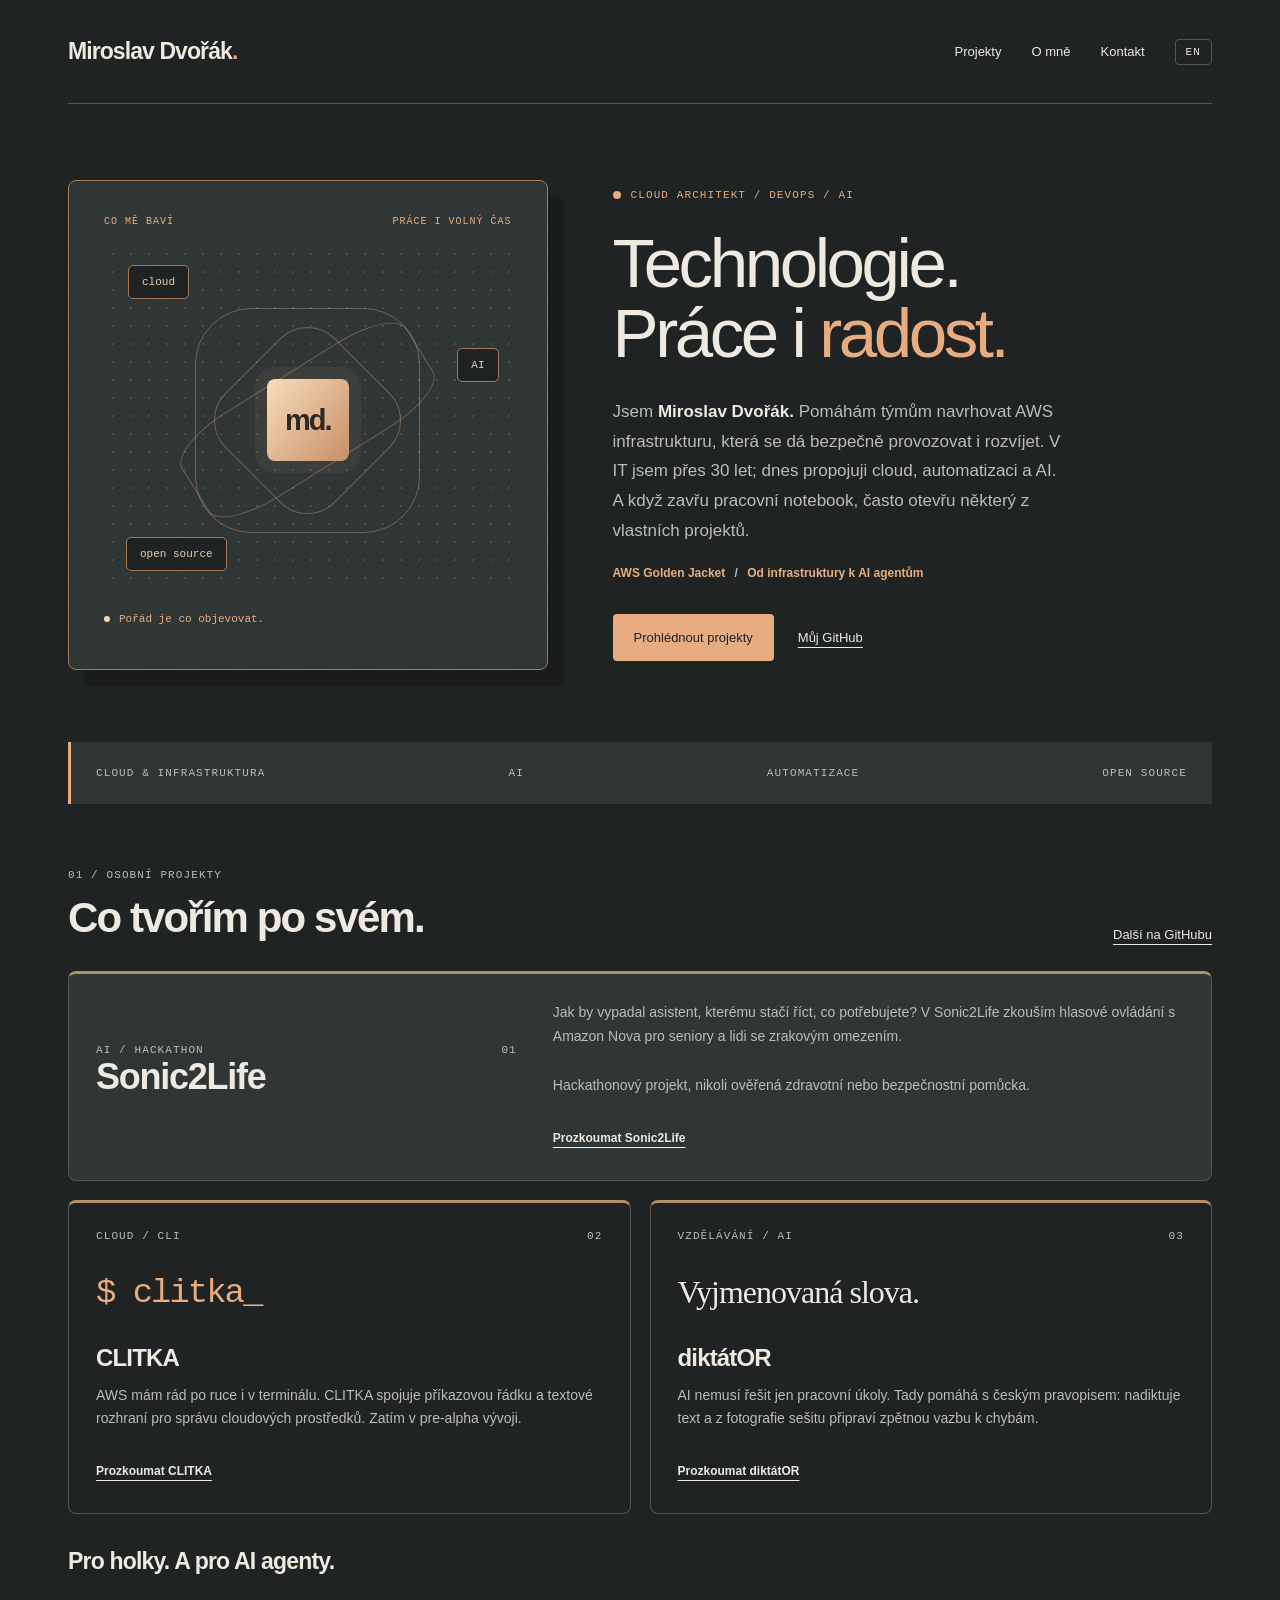
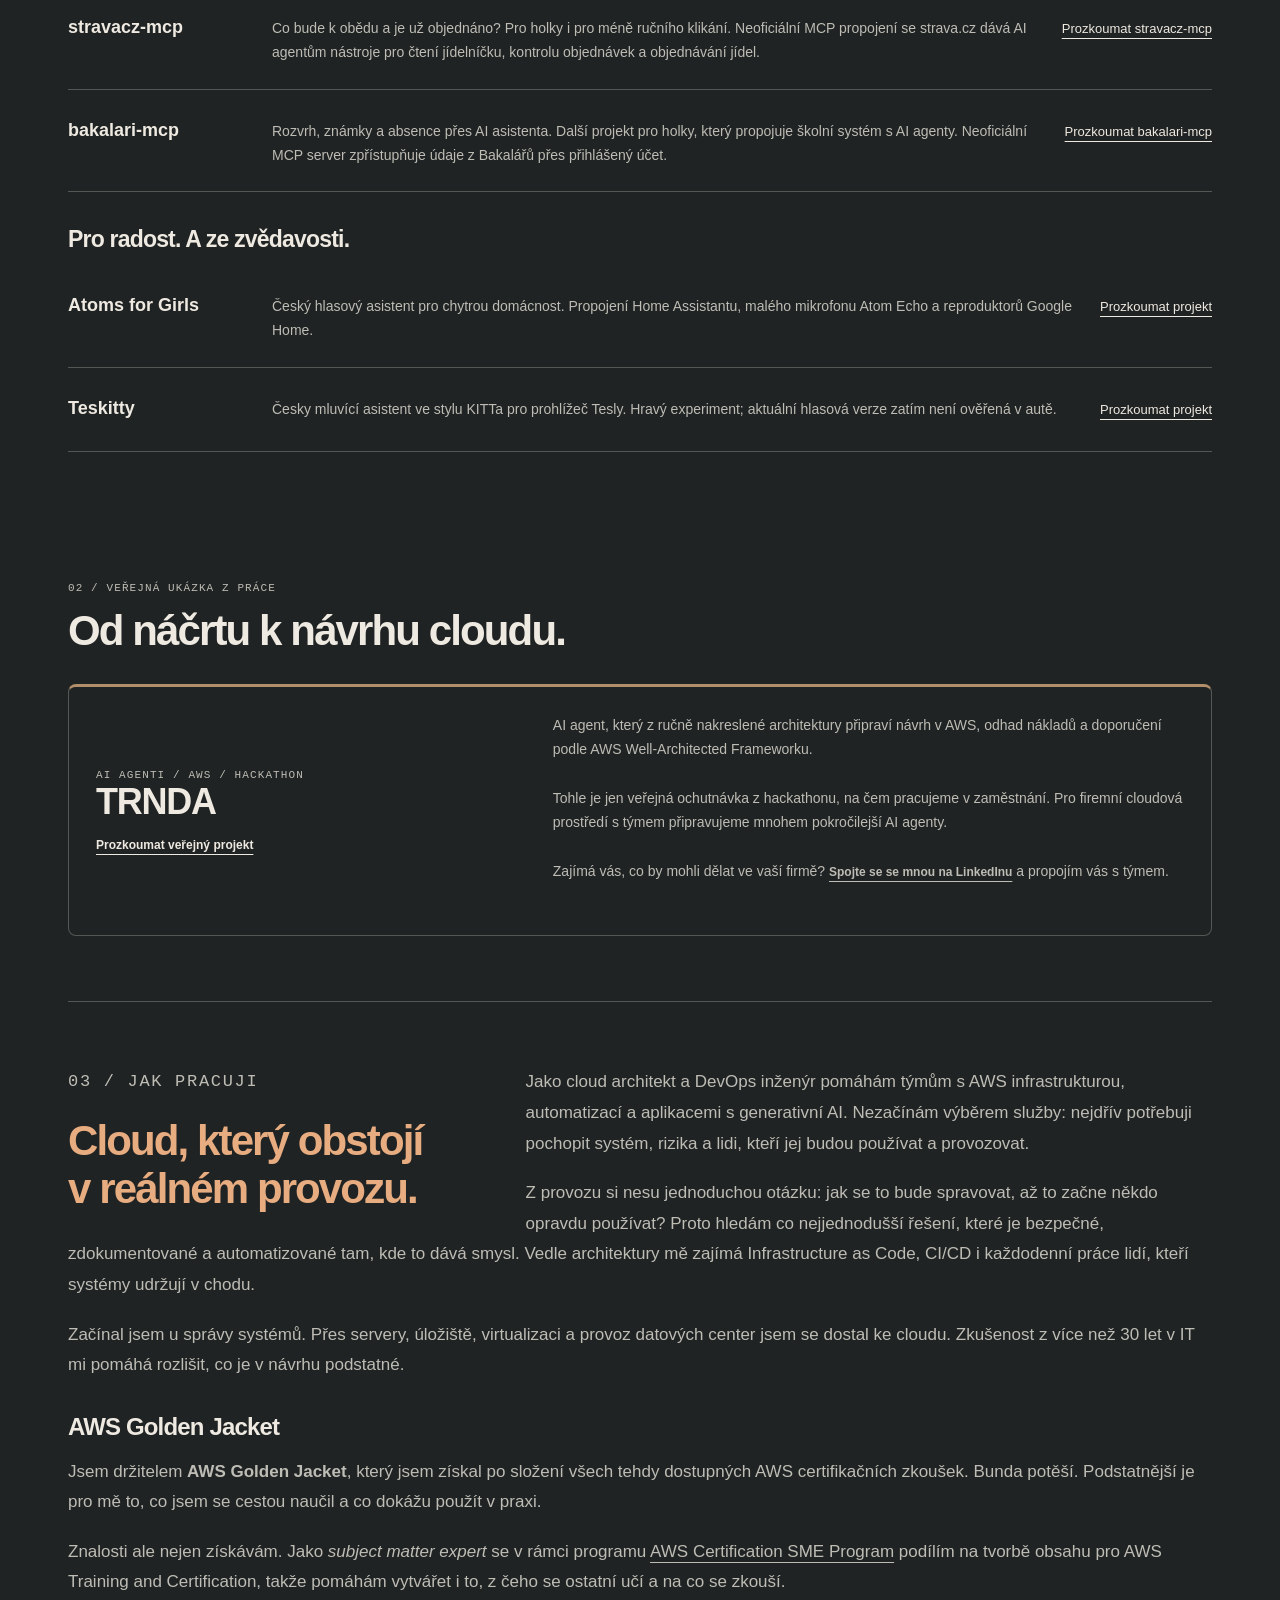
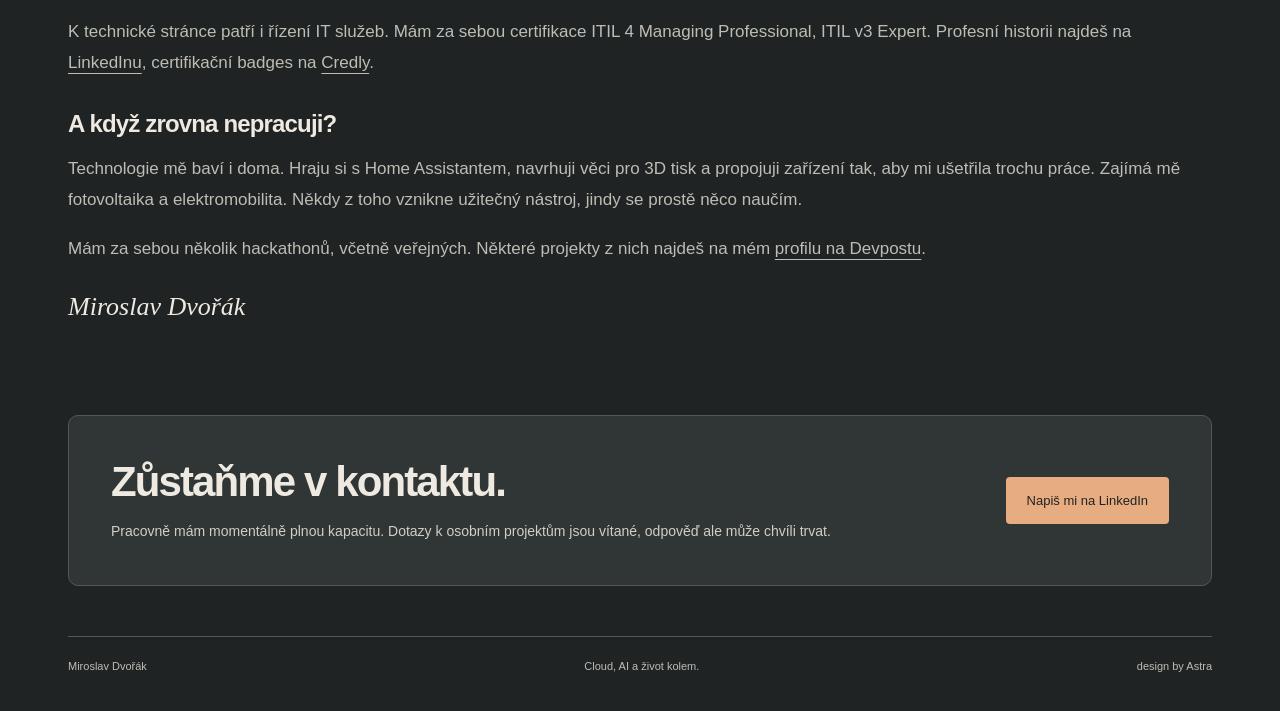
<file: site/index.html>
<!-- site/index.html -->
<!doctype html>
<html lang="cs" data-design="copper">
<head>
  <meta charset="utf-8">
  <meta name="viewport" content="width=device-width, initial-scale=1">
  <!-- Keep the preview out of search results until the domain cutover. -->
  <meta name="robots" content="noindex, nofollow">
  <link rel="icon" href="./favicon.svg" type="image/svg+xml">
  <link rel="alternate" hreflang="en" href="./en/">
  <meta property="og:type" content="website">
  <meta property="og:locale" content="cs_CZ">
  <meta property="og:title" content="Miroslav Dvořák | Cloud, AI a život kolem">
  <meta property="og:description" content="Cloud architekt, DevOps inženýr a držitel AWS Golden Jacket. Přes 30 let v IT a chuť pořád něco tvořit.">
  <meta name="description" content="Miroslav Dvořák. Cloud architekt, DevOps inženýr a držitel AWS Golden Jacket. Profesní zkušenosti, osobní projekty a technologie pro radost.">
  <meta name="color-scheme" content="light">
  <title>Miroslav Dvořák | Cloud, AI a život kolem</title>
  <script src="./designs.js" defer></script>
  <link rel="stylesheet" href="./site.css">
  <link rel="stylesheet" href="./designs.css">
</head>
<body>
  <a class="skip" href="#main">Přeskočit na obsah</a>
  <div class="shell">
    <header>
      <a class="brand" href="#main">Miroslav Dvořák<span>.</span></a>
      <nav aria-label="Hlavní navigace">
        <a href="#projekty">Projekty</a>
        <a class="nav-about" href="#o-mne">O mně</a>
        <a href="#kontakt">Kontakt</a>
        <a class="lang mono" href="./en/" hreflang="en" lang="en" title="English version">EN</a>
      </nav>
    </header>
    <main id="main">
      <section class="hero" aria-labelledby="hero-title">
        <div class="hero-copy">
          <div class="eyebrow mono">Cloud architekt / DevOps / AI</div>
          <h1 id="hero-title">Technologie.<br>Práce i <em>radost.</em></h1>
          <p class="intro">Jsem <strong>Miroslav Dvořák.</strong> Pomáhám týmům navrhovat AWS infrastrukturu, která se dá bezpečně provozovat i rozvíjet. V IT jsem přes 30 let; dnes propojuji cloud, automatizaci a AI. A když zavřu pracovní notebook, často otevřu některý z vlastních projektů.</p>
          <p class="credential">AWS Golden Jacket <span>/</span> Od infrastruktury k AI agentům</p>
          <div class="actions">
            <a class="button" href="#projekty">Prohlédnout projekty</a>
            <a class="text-link" href="https://github.com/mirecekd">Můj GitHub</a>
          </div>
        </div>
        <div class="lab" role="img" aria-label="Ilustrace propojení profesního zaměření a osobních zájmů: cloud, AI a open source.">
          <div class="lab-top mono"><span>Co mě baví</span><span>Práce i volný čas</span></div>
          <div class="lab-art" aria-hidden="true">
            <div class="orbit"></div><div class="orbit two"></div><div class="orbit three"></div>
            <span class="node cloud">cloud</span><span class="node ai">AI</span><span class="node build">open source</span>
            <div class="core">md.</div>
          </div>
          <div class="lab-bottom" aria-hidden="true">Pořád je co objevovat.</div>
        </div>
      </section>
      <div class="topics mono" aria-label="Témata"> <span>Cloud &amp; infrastruktura</span><span>AI</span><span>Automatizace</span><span>Open source</span></div>
      <section class="section" id="projekty" aria-labelledby="projects-title">
        <div class="section-head">
          <div><p class="section-label mono">01 / Osobní projekty</p><h2 id="projects-title">Co tvořím po svém.</h2></div>
          <a class="text-link" href="https://github.com/mirecekd?tab=repositories">Další na GitHubu</a>
        </div>
        <div class="cards">
          <article class="card featured">
            <div>
              <div class="card-top mono"><span>AI / Hackathon</span><span>01</span></div>
              <div class="card-art" aria-hidden="true"><div class="wave"><i></i><i></i><i></i><i></i><i></i><i></i><i></i><i></i><i></i><i></i><i></i><i></i><i></i><i></i><i></i><i></i><i></i><i></i></div></div>
              <h3>Sonic2Life</h3>
            </div>
            <div>
              <p>Jak by vypadal asistent, kterému stačí říct, co potřebujete? V Sonic2Life zkouším hlasové ovládání s Amazon Nova pro seniory a lidi se zrakovým omezením.</p>
              <p>Hackathonový projekt, nikoli ověřená zdravotní nebo bezpečnostní pomůcka.</p>
              <div class="project-links"><a href="https://github.com/mirecekd/sonic2life">Prozkoumat Sonic2Life</a></div>
            </div>
          </article>
          <article class="card">
            <div class="card-top mono"><span>Cloud / CLI</span><span>02</span></div>
            <div class="card-art" aria-hidden="true"><span class="terminal">$ clitka_</span></div>
            <h3>CLITKA</h3>
            <p>AWS mám rád po ruce i v terminálu. CLITKA spojuje příkazovou řádku a textové rozhraní pro správu cloudových prostředků. Zatím v pre-alpha vývoji.</p>
            <a href="https://github.com/mirecekd/clitka">Prozkoumat CLITKA</a>
          </article>
          <article class="card">
            <div class="card-top mono"><span>Vzdělávání / AI</span><span>03</span></div>
            <div class="card-art language" aria-hidden="true">Vyjmenovaná slova.</div>
            <h3>diktátOR</h3>
            <p>AI nemusí řešit jen pracovní úkoly. Tady pomáhá s českým pravopisem: nadiktuje text a z fotografie sešitu připraví zpětnou vazbu k chybám.</p>
            <a href="https://github.com/mirecekd/diktatOR">Prozkoumat diktátOR</a>
          </article>
        </div>
        <div class="experiments">
          <h3>Pro holky. A pro AI agenty.</h3>
          <article class="experiment">
            <h4>stravacz-mcp</h4>
            <p>Co bude k obědu a je už objednáno? Pro holky i pro méně ručního klikání. Neoficiální MCP propojení se strava.cz dává AI agentům nástroje pro čtení jídelníčku, kontrolu objednávek a objednávání jídel.</p>
            <a href="https://github.com/mirecekd/stravacz-mcp">Prozkoumat stravacz-mcp</a>
          </article>
          <article class="experiment">
            <h4>bakalari-mcp</h4>
            <p>Rozvrh, známky a absence přes AI asistenta. Další projekt pro holky, který propojuje školní systém s AI agenty. Neoficiální MCP server zpřístupňuje údaje z Bakalářů přes přihlášený účet.</p>
            <a href="https://github.com/mirecekd/bakalari-mcp">Prozkoumat bakalari-mcp</a>
          </article>
        </div>
        <div class="experiments">
          <h3>Pro radost. A ze zvědavosti.</h3>
          <article class="experiment">
            <h4>Atoms for Girls</h4>
            <p>Český hlasový asistent pro chytrou domácnost. Propojení Home Assistantu, malého mikrofonu Atom Echo a reproduktorů Google Home.</p>
            <a href="https://github.com/mirecekd/atoms-for-girls">Prozkoumat projekt</a>
          </article>
          <article class="experiment">
            <h4>Teskitty</h4>
            <p>Česky mluvící asistent ve stylu KITTa pro prohlížeč Tesly. Hravý experiment; aktuální hlasová verze zatím není ověřená v autě.</p>
            <a href="https://github.com/mirecekd/teskitty">Prozkoumat projekt</a>
          </article>
        </div>
      </section>
      <section class="section" id="z-prace" aria-labelledby="work-title">
        <div class="section-head">
          <div><p class="section-label mono">02 / Veřejná ukázka z práce</p><h2 id="work-title">Od náčrtu k návrhu cloudu.</h2></div>
        </div>
        <article class="card featured">
          <div>
            <div class="card-top mono"><span>AI agenti / AWS / Hackathon</span></div>
            <h3>TRNDA</h3>
            <a href="https://github.com/mirecekd/trnda">Prozkoumat veřejný projekt</a>
          </div>
          <div>
            <p>AI agent, který z ručně nakreslené architektury připraví návrh v AWS, odhad nákladů a doporučení podle AWS Well-Architected Frameworku.</p>
            <p>Tohle je jen veřejná ochutnávka z hackathonu, na čem pracujeme v zaměstnání. Pro firemní cloudová prostředí s týmem připravujeme mnohem pokročilejší AI agenty.</p>
            <p>Zajímá vás, co by mohli dělat ve vaší firmě? <a href="https://www.linkedin.com/in/mirecekd/">Spojte se se mnou na LinkedInu</a> a propojím vás s týmem.</p>
          </div>
        </article>
      </section>
      <section class="section about" id="o-mne" aria-labelledby="about-title">
        <div class="about-title"><p class="section-label mono">03 / Jak pracuji</p><h2 id="about-title">Cloud, který obstojí<br>v reálném provozu.</h2></div>
        <p>Jako cloud architekt a DevOps inženýr pomáhám týmům s AWS infrastrukturou, automatizací a aplikacemi s generativní AI. Nezačínám výběrem služby: nejdřív potřebuji pochopit systém, rizika a lidi, kteří jej budou používat a provozovat.</p>
        <p>Z provozu si nesu jednoduchou otázku: jak se to bude spravovat, až to začne někdo opravdu používat? Proto hledám co nejjednodušší řešení, které je bezpečné, zdokumentované a automatizované tam, kde to dává smysl. Vedle architektury mě zajímá Infrastructure as Code, CI/CD i každodenní práce lidí, kteří systémy udržují v chodu.</p>
        <p>Začínal jsem u správy systémů. Přes servery, úložiště, virtualizaci a provoz datových center jsem se dostal ke cloudu. Zkušenost z více než 30 let v IT mi pomáhá rozlišit, co je v návrhu podstatné.</p>
        <h3>AWS Golden Jacket</h3>
        <p>Jsem držitelem <strong>AWS Golden Jacket</strong>, který jsem získal po složení všech tehdy dostupných AWS certifikačních zkoušek. Bunda potěší. Podstatnější je pro mě to, co jsem se cestou naučil a co dokážu použít v praxi.</p>
        <p>Znalosti ale nejen získávám. Jako <em>subject matter expert</em> se v rámci programu <a href="https://aws.amazon.com/certification/certification-sme-program/">AWS Certification SME Program</a> podílím na tvorbě obsahu pro AWS Training and Certification, takže pomáhám vytvářet i to, z čeho se ostatní učí a na co se zkouší.</p>
        <p>K technické stránce patří i řízení IT služeb. Mám za sebou certifikace ITIL 4 Managing Professional, ITIL v3 Expert. Profesní historii najdeš na <a href="https://www.linkedin.com/in/mirecekd/">LinkedInu</a>, certifikační badges na <a href="https://www.credly.com/users/mirecekd">Credly</a>.</p>
        <h3>A když zrovna nepracuji?</h3>
        <p>Technologie mě baví i doma. Hraju si s Home Assistantem, navrhuji věci pro 3D tisk a propojuji zařízení tak, aby mi ušetřila trochu práce. Zajímá mě fotovoltaika a elektromobilita. Někdy z toho vznikne užitečný nástroj, jindy se prostě něco naučím.</p>
        <p>Mám za sebou několik hackathonů, včetně veřejných. Některé projekty z nich najdeš na mém <a href="https://devpost.com/mirecekd">profilu na Devpostu</a>.</p>
        <p class="signature">Miroslav Dvořák</p>
      </section>
      <section class="contact" id="kontakt" aria-labelledby="contact-title">
        <div><h2 id="contact-title">Zůstaňme v kontaktu.</h2><p>Pracovně mám momentálně plnou kapacitu. Dotazy k osobním projektům jsou vítané, odpověď ale může chvíli trvat.</p></div>
        <a class="button" href="https://www.linkedin.com/in/mirecekd/">Napiš mi na LinkedIn</a>
      </section>
    </main>
    <footer><span>Miroslav Dvořák</span><span>Cloud, AI a život kolem.</span><span>design by Astra</span></footer>
  </div>
</body>
</html>
</file>
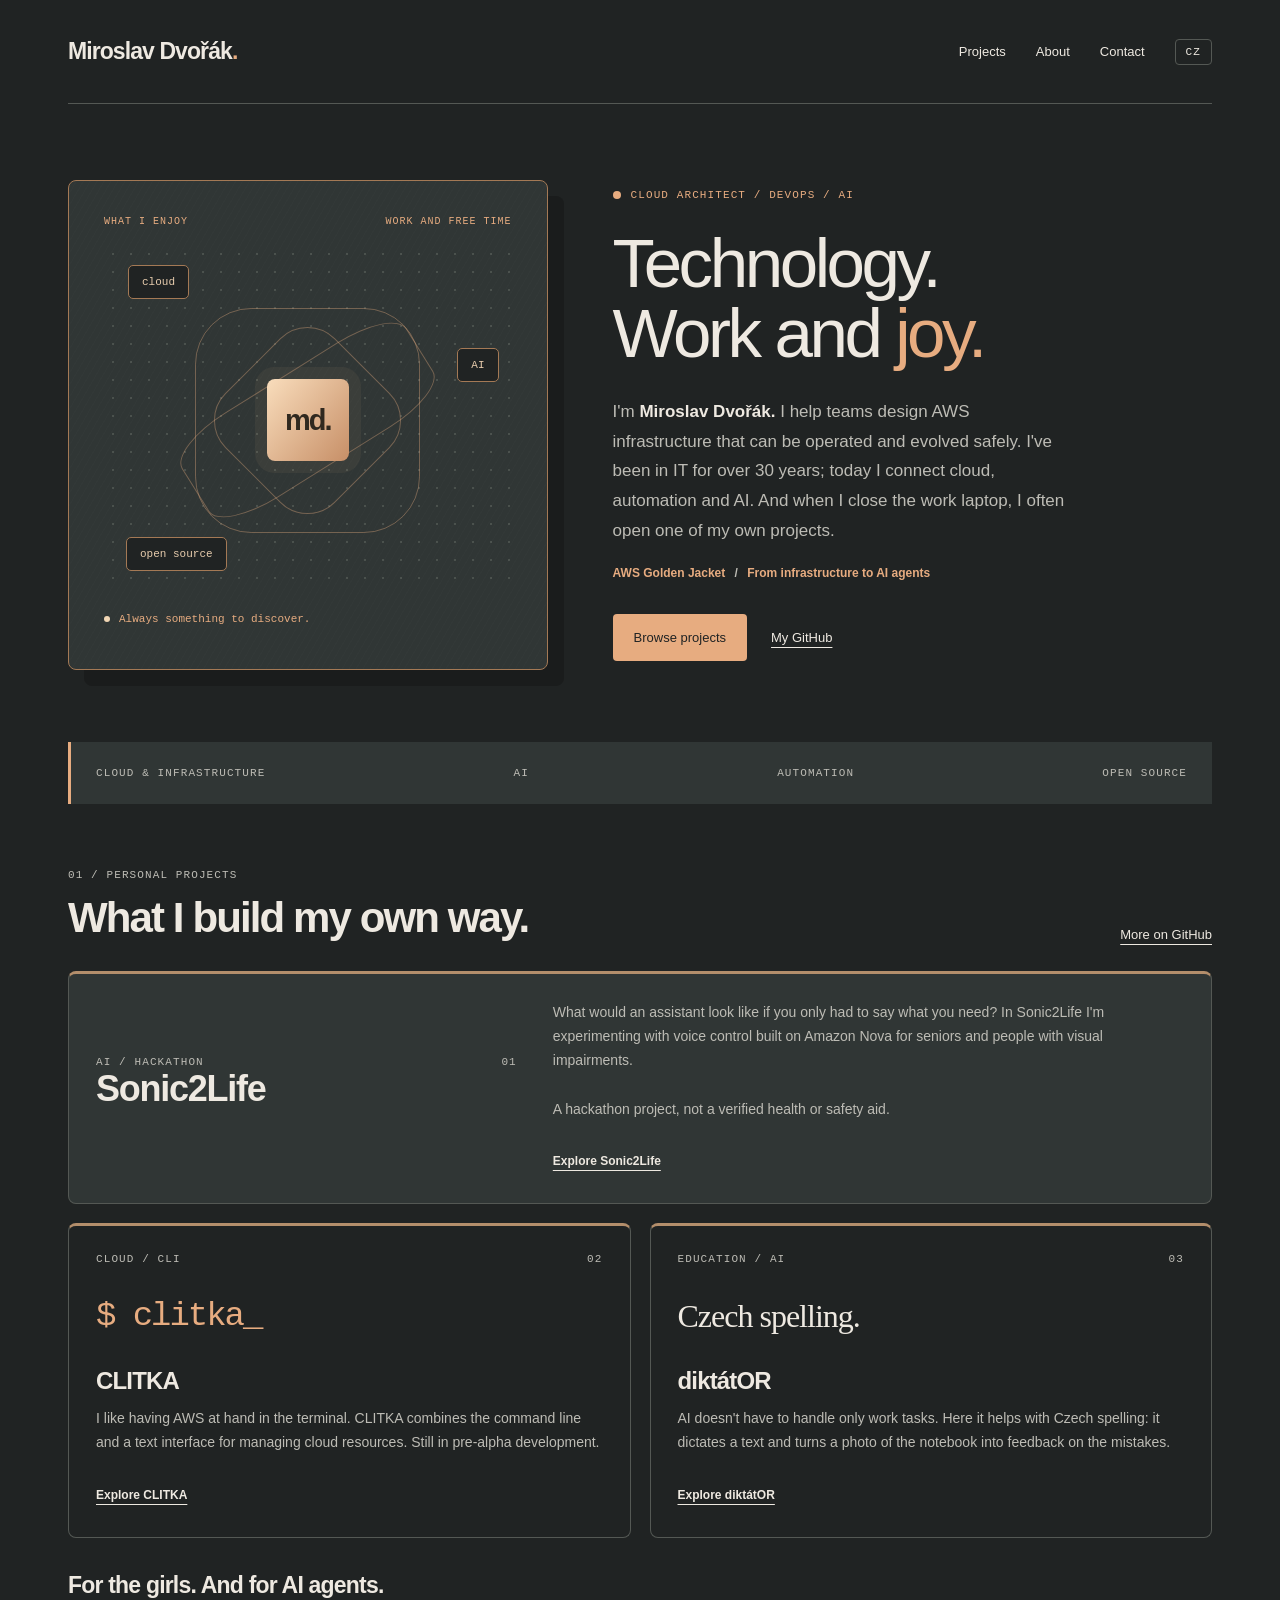
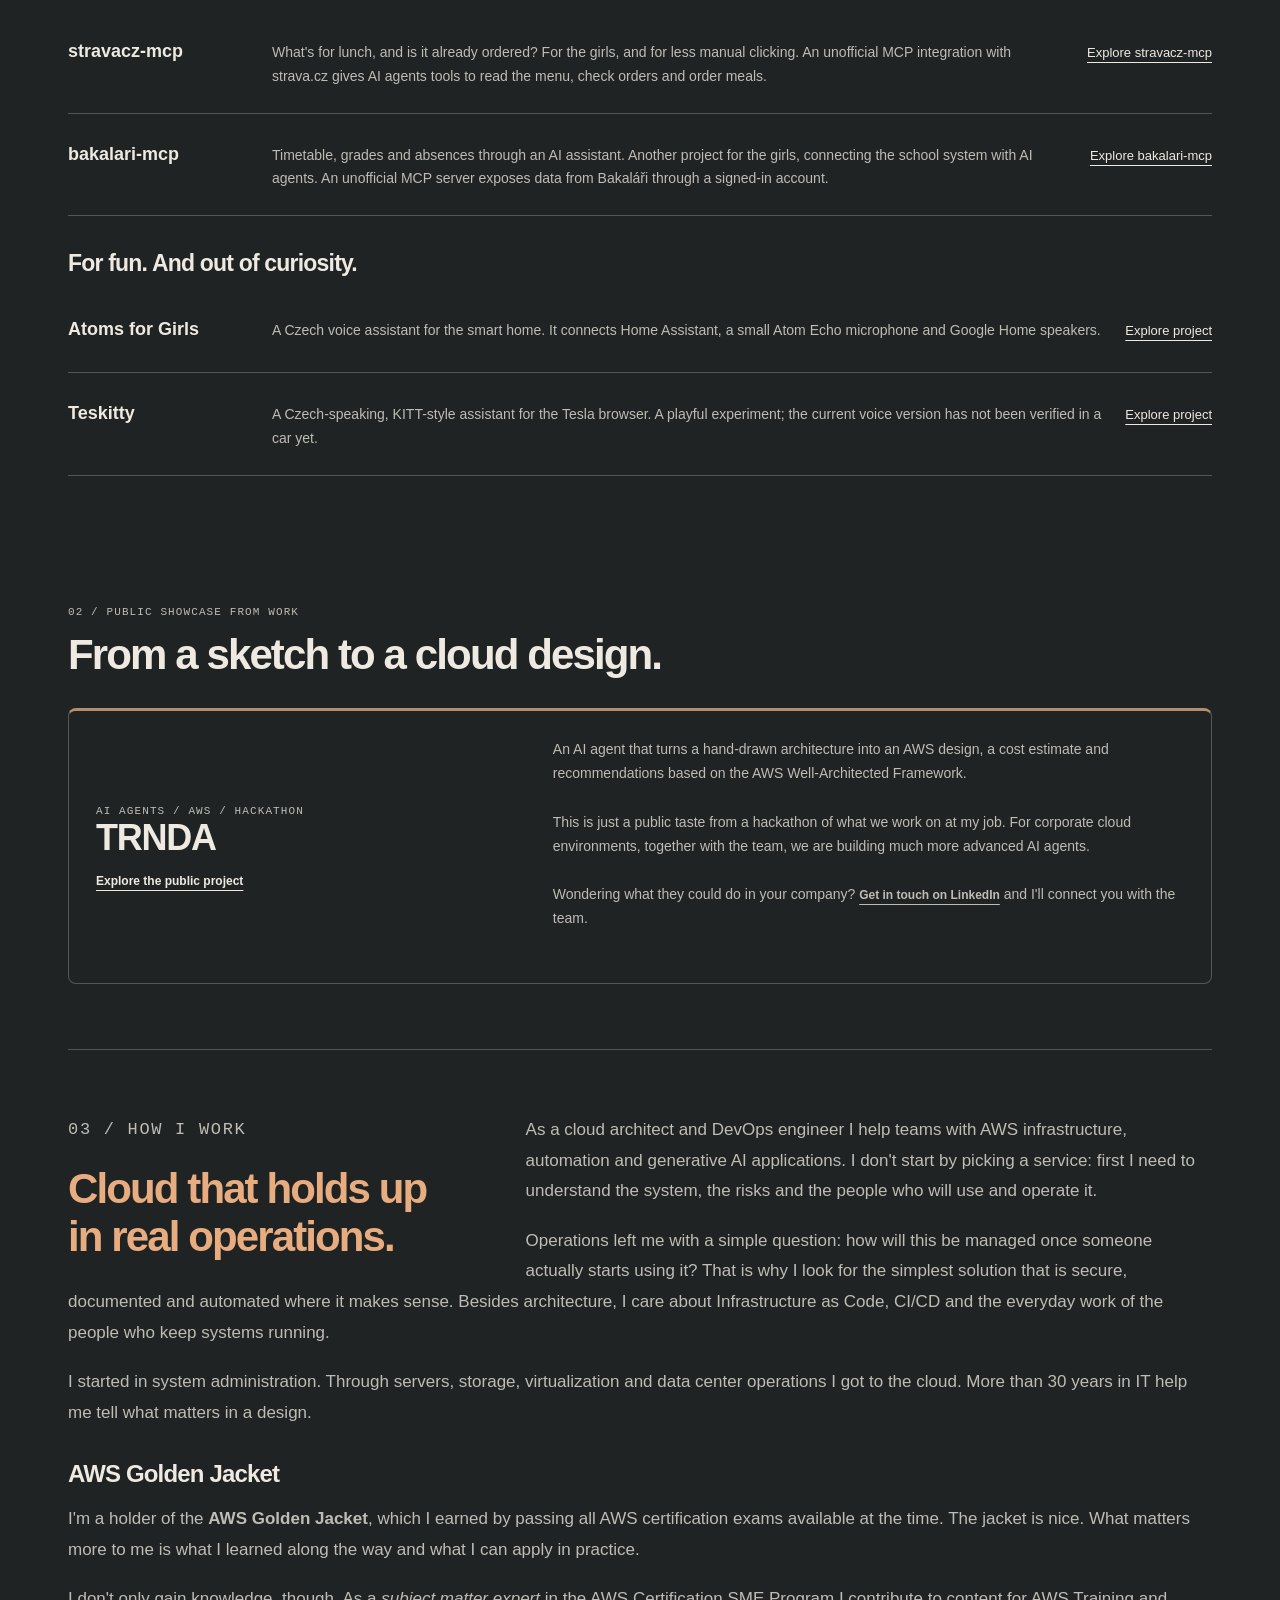
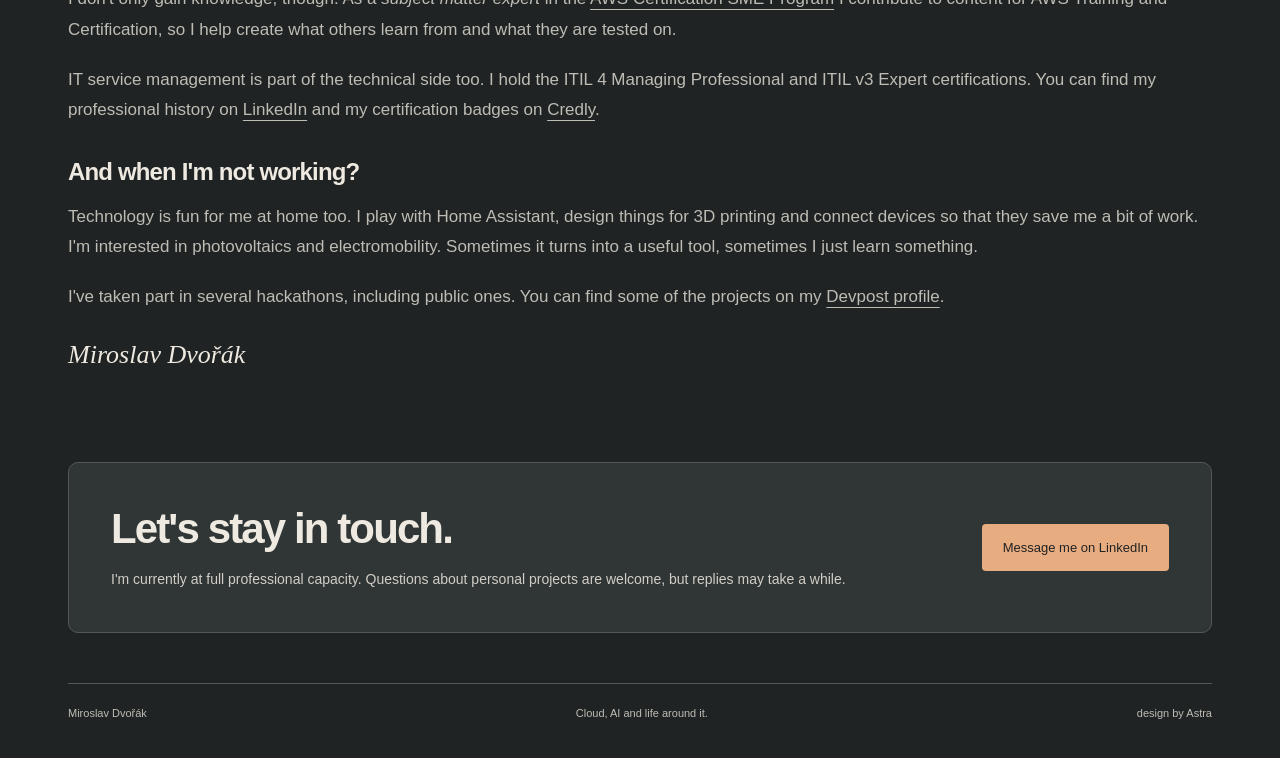
<file: site/en/index.html>
<!-- site/en/index.html -->
<!doctype html>
<html lang="en" data-design="copper">
<head>
  <meta charset="utf-8">
  <meta name="viewport" content="width=device-width, initial-scale=1">
  <!-- Keep the preview out of search results until the domain cutover. -->
  <meta name="robots" content="noindex, nofollow">
  <link rel="icon" href="../favicon.svg" type="image/svg+xml">
  <link rel="alternate" hreflang="cs" href="../">
  <meta property="og:type" content="website">
  <meta property="og:locale" content="en_US">
  <meta property="og:title" content="Miroslav Dvořák | Cloud, AI and life around it">
  <meta property="og:description" content="Cloud architect, DevOps engineer and AWS Golden Jacket holder. Over 30 years in IT and a drive to keep building things.">
  <meta name="description" content="Miroslav Dvořák. Cloud architect, DevOps engineer and AWS Golden Jacket holder. Professional experience, personal projects and technology for fun.">
  <meta name="color-scheme" content="light">
  <title>Miroslav Dvořák | Cloud, AI and life around it</title>
  <script src="../designs.js" defer></script>
  <link rel="stylesheet" href="../site.css">
  <link rel="stylesheet" href="../designs.css">
</head>
<body>
  <a class="skip" href="#main">Skip to content</a>
  <div class="shell">
    <header>
      <a class="brand" href="#main">Miroslav Dvořák<span>.</span></a>
      <nav aria-label="Main navigation">
        <a href="#projects">Projects</a>
        <a class="nav-about" href="#about">About</a>
        <a href="#contact">Contact</a>
        <a class="lang mono" href="../" hreflang="cs" lang="cs" title="Česká verze">CZ</a>
      </nav>
    </header>
    <main id="main">
      <section class="hero" aria-labelledby="hero-title">
        <div class="hero-copy">
          <div class="eyebrow mono">Cloud architect / DevOps / AI</div>
          <h1 id="hero-title">Technology.<br>Work and <em>joy.</em></h1>
          <p class="intro">I'm <strong>Miroslav Dvořák.</strong> I help teams design AWS infrastructure that can be operated and evolved safely. I've been in IT for over 30 years; today I connect cloud, automation and AI. And when I close the work laptop, I often open one of my own projects.</p>
          <p class="credential">AWS Golden Jacket <span>/</span> From infrastructure to AI agents</p>
          <div class="actions">
            <a class="button" href="#projects">Browse projects</a>
            <a class="text-link" href="https://github.com/mirecekd">My GitHub</a>
          </div>
        </div>
        <div class="lab" role="img" aria-label="Illustration connecting professional focus and personal interests: cloud, AI and open source.">
          <div class="lab-top mono"><span>What I enjoy</span><span>Work and free time</span></div>
          <div class="lab-art" aria-hidden="true">
            <div class="orbit"></div><div class="orbit two"></div><div class="orbit three"></div>
            <span class="node cloud">cloud</span><span class="node ai">AI</span><span class="node build">open source</span>
            <div class="core">md.</div>
          </div>
          <div class="lab-bottom" aria-hidden="true">Always something to discover.</div>
        </div>
      </section>
      <div class="topics mono" aria-label="Topics"> <span>Cloud &amp; infrastructure</span><span>AI</span><span>Automation</span><span>Open source</span></div>
      <section class="section" id="projects" aria-labelledby="projects-title">
        <div class="section-head">
          <div><p class="section-label mono">01 / Personal projects</p><h2 id="projects-title">What I build my own way.</h2></div>
          <a class="text-link" href="https://github.com/mirecekd?tab=repositories">More on GitHub</a>
        </div>
        <div class="cards">
          <article class="card featured">
            <div>
              <div class="card-top mono"><span>AI / Hackathon</span><span>01</span></div>
              <div class="card-art" aria-hidden="true"><div class="wave"><i></i><i></i><i></i><i></i><i></i><i></i><i></i><i></i><i></i><i></i><i></i><i></i><i></i><i></i><i></i><i></i><i></i><i></i></div></div>
              <h3>Sonic2Life</h3>
            </div>
            <div>
              <p>What would an assistant look like if you only had to say what you need? In Sonic2Life I'm experimenting with voice control built on Amazon Nova for seniors and people with visual impairments.</p>
              <p>A hackathon project, not a verified health or safety aid.</p>
              <div class="project-links"><a href="https://github.com/mirecekd/sonic2life">Explore Sonic2Life</a></div>
            </div>
          </article>
          <article class="card">
            <div class="card-top mono"><span>Cloud / CLI</span><span>02</span></div>
            <div class="card-art" aria-hidden="true"><span class="terminal">$ clitka_</span></div>
            <h3>CLITKA</h3>
            <p>I like having AWS at hand in the terminal. CLITKA combines the command line and a text interface for managing cloud resources. Still in pre-alpha development.</p>
            <a href="https://github.com/mirecekd/clitka">Explore CLITKA</a>
          </article>
          <article class="card">
            <div class="card-top mono"><span>Education / AI</span><span>03</span></div>
            <div class="card-art language" aria-hidden="true">Czech spelling.</div>
            <h3>diktátOR</h3>
            <p>AI doesn't have to handle only work tasks. Here it helps with Czech spelling: it dictates a text and turns a photo of the notebook into feedback on the mistakes.</p>
            <a href="https://github.com/mirecekd/diktatOR">Explore diktátOR</a>
          </article>
        </div>
        <div class="experiments">
          <h3>For the girls. And for AI agents.</h3>
          <article class="experiment">
            <h4>stravacz-mcp</h4>
            <p>What's for lunch, and is it already ordered? For the girls, and for less manual clicking. An unofficial MCP integration with strava.cz gives AI agents tools to read the menu, check orders and order meals.</p>
            <a href="https://github.com/mirecekd/stravacz-mcp">Explore stravacz-mcp</a>
          </article>
          <article class="experiment">
            <h4>bakalari-mcp</h4>
            <p>Timetable, grades and absences through an AI assistant. Another project for the girls, connecting the school system with AI agents. An unofficial MCP server exposes data from Bakaláři through a signed-in account.</p>
            <a href="https://github.com/mirecekd/bakalari-mcp">Explore bakalari-mcp</a>
          </article>
        </div>
        <div class="experiments">
          <h3>For fun. And out of curiosity.</h3>
          <article class="experiment">
            <h4>Atoms for Girls</h4>
            <p>A Czech voice assistant for the smart home. It connects Home Assistant, a small Atom Echo microphone and Google Home speakers.</p>
            <a href="https://github.com/mirecekd/atoms-for-girls">Explore project</a>
          </article>
          <article class="experiment">
            <h4>Teskitty</h4>
            <p>A Czech-speaking, KITT-style assistant for the Tesla browser. A playful experiment; the current voice version has not been verified in a car yet.</p>
            <a href="https://github.com/mirecekd/teskitty">Explore project</a>
          </article>
        </div>
      </section>
      <section class="section" id="work" aria-labelledby="work-title">
        <div class="section-head">
          <div><p class="section-label mono">02 / Public showcase from work</p><h2 id="work-title">From a sketch to a cloud design.</h2></div>
        </div>
        <article class="card featured">
          <div>
            <div class="card-top mono"><span>AI agents / AWS / Hackathon</span></div>
            <h3>TRNDA</h3>
            <a href="https://github.com/mirecekd/trnda">Explore the public project</a>
          </div>
          <div>
            <p>An AI agent that turns a hand-drawn architecture into an AWS design, a cost estimate and recommendations based on the AWS Well-Architected Framework.</p>
            <p>This is just a public taste from a hackathon of what we work on at my job. For corporate cloud environments, together with the team, we are building much more advanced AI agents.</p>
            <p>Wondering what they could do in your company? <a href="https://www.linkedin.com/in/mirecekd/">Get in touch on LinkedIn</a> and I'll connect you with the team.</p>
          </div>
        </article>
      </section>
      <section class="section about" id="about" aria-labelledby="about-title">
        <div class="about-title"><p class="section-label mono">03 / How I work</p><h2 id="about-title">Cloud that holds up<br>in real operations.</h2></div>
        <p>As a cloud architect and DevOps engineer I help teams with AWS infrastructure, automation and generative AI applications. I don't start by picking a service: first I need to understand the system, the risks and the people who will use and operate it.</p>
        <p>Operations left me with a simple question: how will this be managed once someone actually starts using it? That is why I look for the simplest solution that is secure, documented and automated where it makes sense. Besides architecture, I care about Infrastructure as Code, CI/CD and the everyday work of the people who keep systems running.</p>
        <p>I started in system administration. Through servers, storage, virtualization and data center operations I got to the cloud. More than 30 years in IT help me tell what matters in a design.</p>
        <h3>AWS Golden Jacket</h3>
        <p>I'm a holder of the <strong>AWS Golden Jacket</strong>, which I earned by passing all AWS certification exams available at the time. The jacket is nice. What matters more to me is what I learned along the way and what I can apply in practice.</p>
        <p>I don't only gain knowledge, though. As a <em>subject matter expert</em> in the <a href="https://aws.amazon.com/certification/certification-sme-program/">AWS Certification SME Program</a> I contribute to content for AWS Training and Certification, so I help create what others learn from and what they are tested on.</p>
        <p>IT service management is part of the technical side too. I hold the ITIL 4 Managing Professional and ITIL v3 Expert certifications. You can find my professional history on <a href="https://www.linkedin.com/in/mirecekd/">LinkedIn</a> and my certification badges on <a href="https://www.credly.com/users/mirecekd">Credly</a>.</p>
        <h3>And when I'm not working?</h3>
        <p>Technology is fun for me at home too. I play with Home Assistant, design things for 3D printing and connect devices so that they save me a bit of work. I'm interested in photovoltaics and electromobility. Sometimes it turns into a useful tool, sometimes I just learn something.</p>
        <p>I've taken part in several hackathons, including public ones. You can find some of the projects on my <a href="https://devpost.com/mirecekd">Devpost profile</a>.</p>
        <p class="signature">Miroslav Dvořák</p>
      </section>
      <section class="contact" id="contact" aria-labelledby="contact-title">
        <div><h2 id="contact-title">Let's stay in touch.</h2><p>I'm currently at full professional capacity. Questions about personal projects are welcome, but replies may take a while.</p></div>
        <a class="button" href="https://www.linkedin.com/in/mirecekd/">Message me on LinkedIn</a>
      </section>
    </main>
    <footer><span>Miroslav Dvořák</span><span>Cloud, AI and life around it.</span><span>design by Astra</span></footer>
  </div>
</body>
</html>
</file>
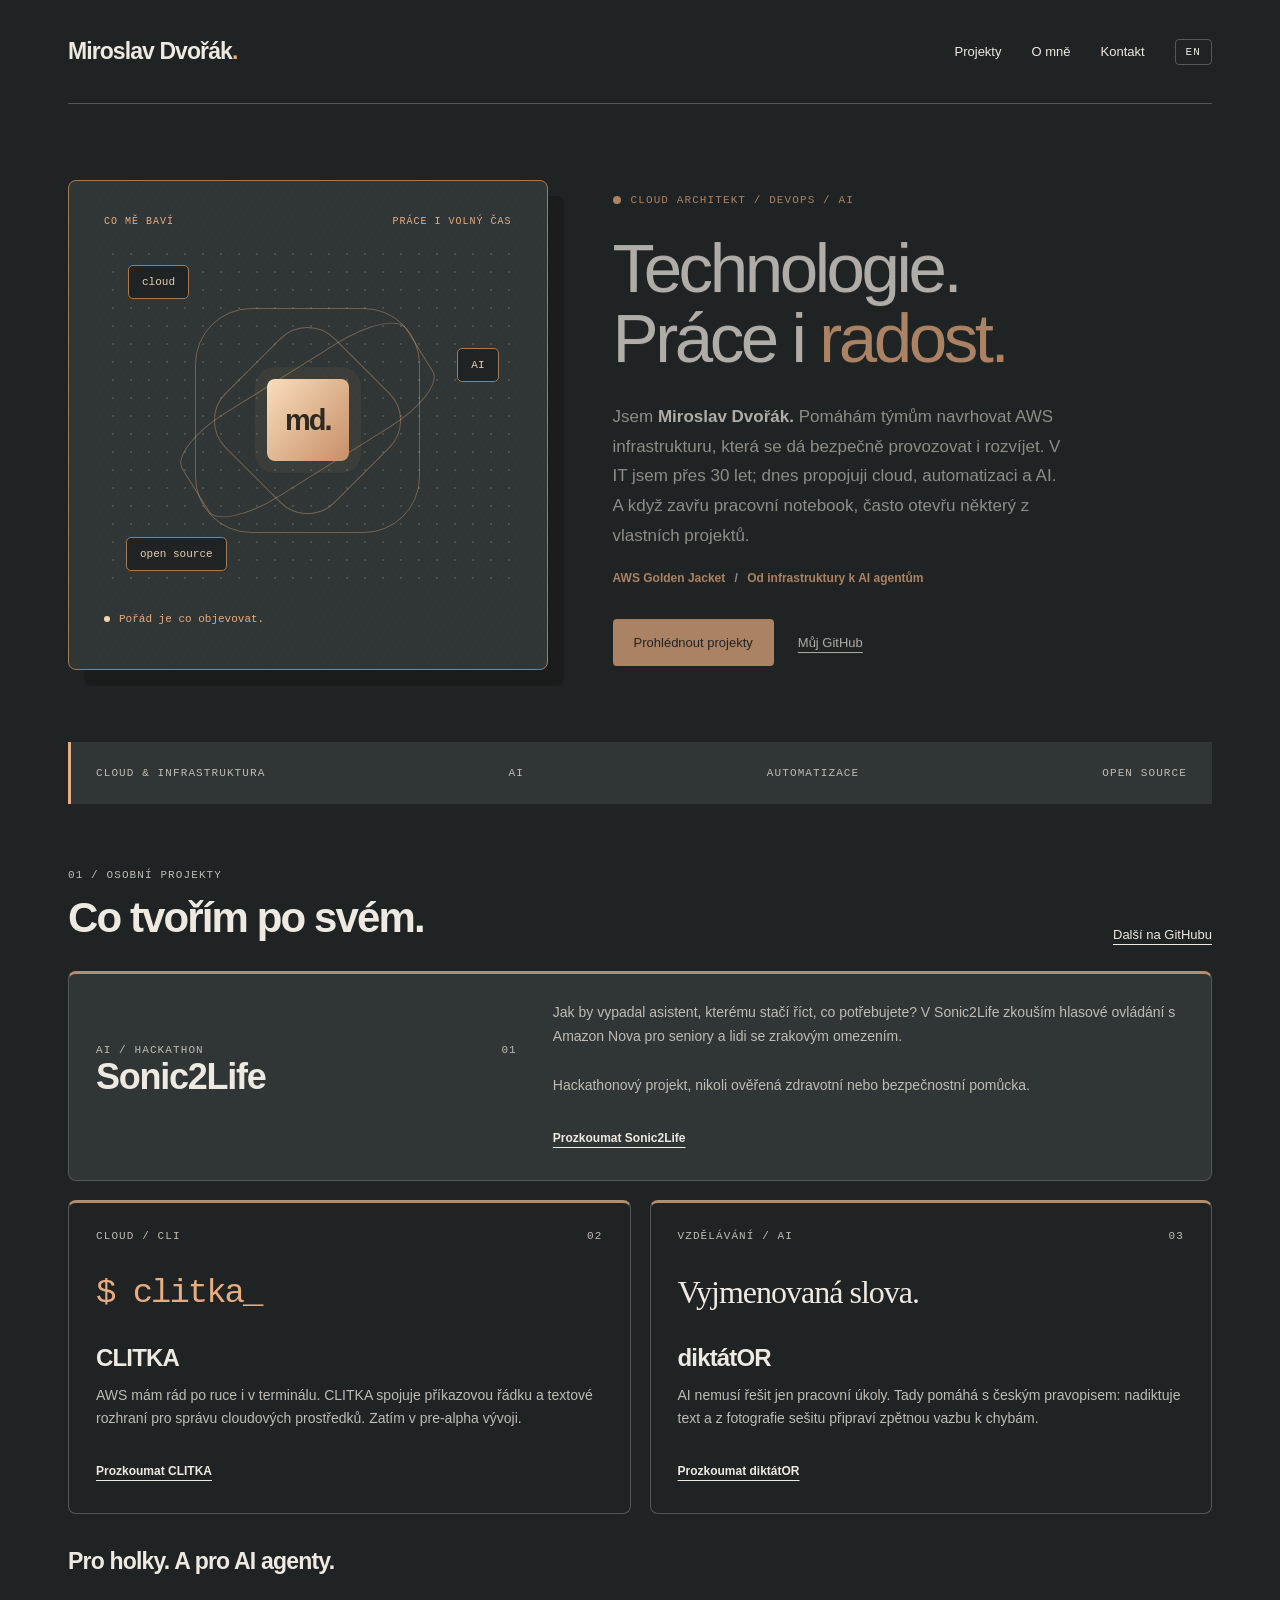
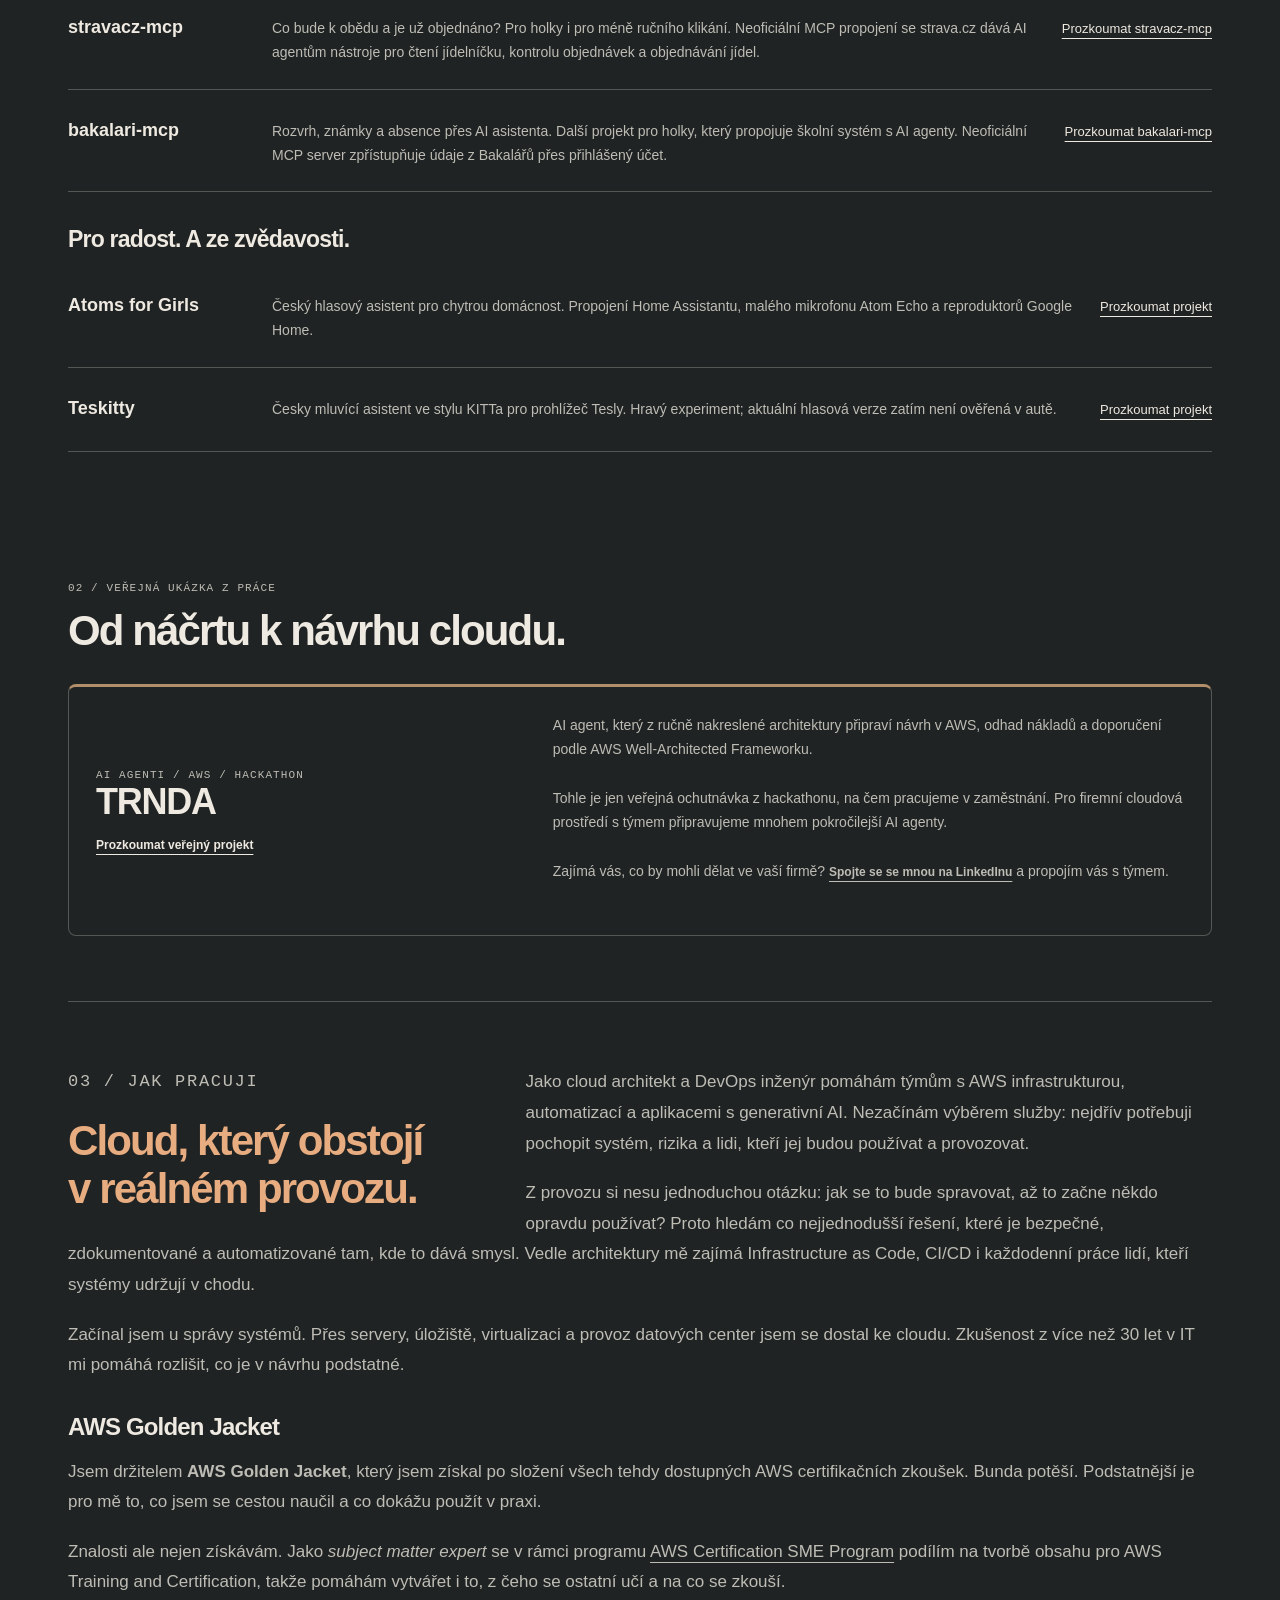
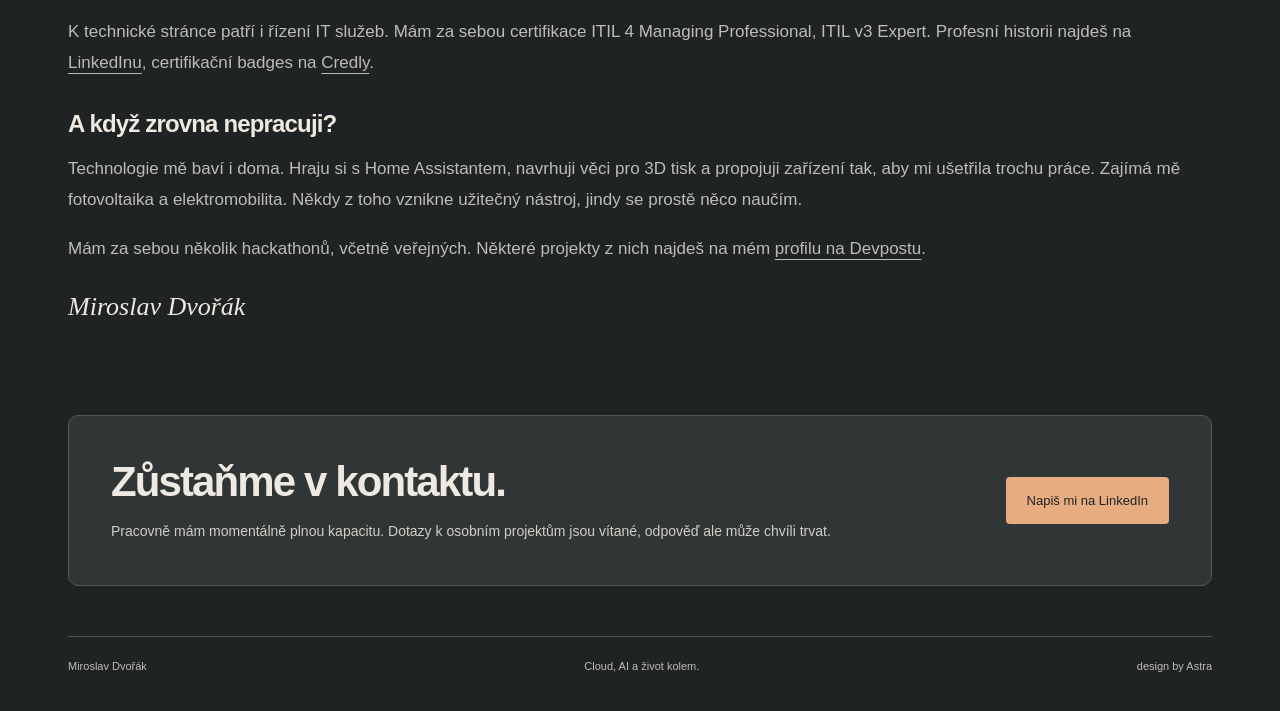
<file: site/home/index.html>
<!-- site/home/index.html -->
<!doctype html>
<html lang="cs">
<head>
  <meta charset="utf-8">
  <meta name="viewport" content="width=device-width, initial-scale=1">
  <meta name="robots" content="noindex, nofollow">
  <meta http-equiv="refresh" content="0; url=../">
  <title>Miroslav Dvořák | Nová úvodní stránka</title>
</head>
<body>
  <main>
    <h1>Úvodní stránka se přestěhovala.</h1>
    <p><a href="../">Přejít na nový web Miroslava Dvořáka</a></p>
  </main>
</body>
</html>
</file>
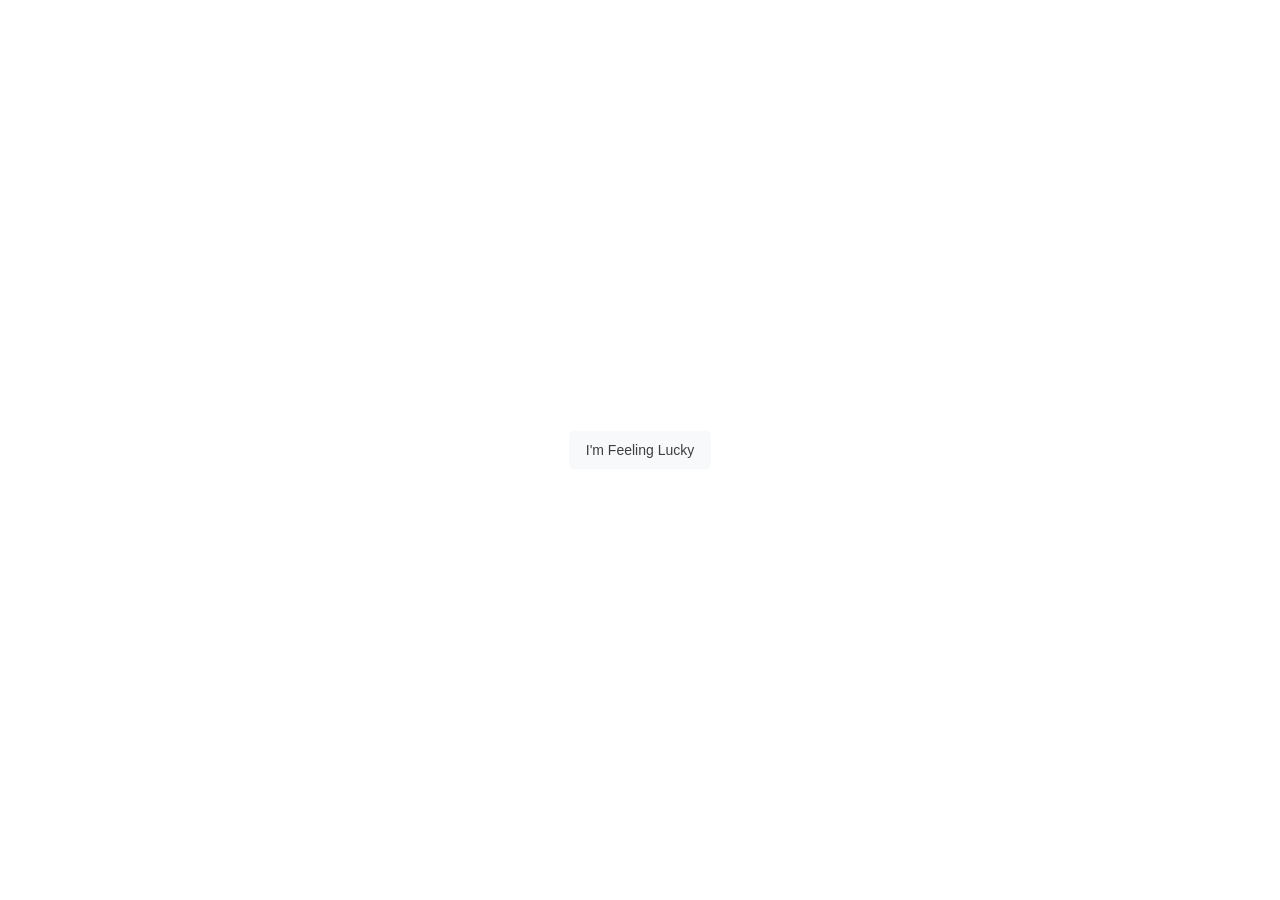
<file: site/ifl/index.html>
<!-- site/ifl/index.html -->
<!doctype html>
<html lang="cs">
<head>
  <meta charset="utf-8">
  <meta name="viewport" content="width=device-width, initial-scale=1">
  <meta name="robots" content="noindex, nofollow">
  <title>I'm Feeling Lucky</title>
  <style>
    html, body { height: 100%; margin: 0; }
    body { display: grid; place-items: center; background: #fff; font: 14px arial, sans-serif; }
    h1 { position: absolute; width: 1px; height: 1px; overflow: hidden; clip-path: inset(50%); }
    a { padding: 0 16px; line-height: 36px; color: #3c4043; background: #f8f9fa; border: 1px solid #f8f9fa; border-radius: 4px; text-decoration: none; }
    a:hover { border-color: #dadce0; box-shadow: 0 1px 1px rgba(0,0,0,.1); color: #202124; }
    a:focus-visible { outline: 2px solid #1a73e8; outline-offset: 2px; }
  </style>
</head>
<body>
  <h1 lang="en">I'm Feeling Lucky</h1>
  <a lang="en" href="https://www.google.com/search?q=never+gonna+give+you+up+rick+astley&btnI=1" rel="noreferrer">I'm Feeling Lucky</a>
  <script src="ifl.js" defer></script>
</body>
</html>
</file>
<file: site/site.css>
/* site/site.css */
:root { --paper: #f4f2ec; --ink: #222921; --muted: #596054; --line: #d5d6ca; --accent: #b53d20; --lime: #d3ef91; }
* { box-sizing: border-box; }
html { scroll-behavior: smooth; scroll-padding-top: 24px; }
body { margin: 0; background: var(--paper); color: var(--ink); font-family: Arial, Helvetica, sans-serif; -webkit-font-smoothing: antialiased; }
a { color: inherit; text-underline-offset: 5px; }
a:focus-visible { outline: 3px solid var(--accent); outline-offset: 6px; }
.shell { max-width: 1240px; margin: auto; padding: 0 48px; }
.skip { position: absolute; top: -100px; padding: 15px; background: white; z-index: 2; }
.skip:focus { top: 10px; }
.mono { font-family: ui-monospace, SFMono-Regular, Consolas, monospace; font-size: 11px; letter-spacing: .1em; text-transform: uppercase; }
.draft { padding: 10px 20px; background: var(--ink); color: var(--paper); text-align: center; font-size: 11px; letter-spacing: .05em; }
header { display: flex; align-items: center; justify-content: space-between; min-height: 104px; gap: 24px; border-bottom: 1px solid var(--line); }
.brand { font-size: 23px; font-weight: 800; letter-spacing: -1.2px; text-decoration: none; }
.brand span { color: var(--accent); }
nav { display: flex; gap: 30px; align-items: center; }
nav a { padding: 12px 0; font-size: 13px; text-decoration: none; }
nav a:hover { color: var(--accent); }
nav a.lang { padding: 6px 10px; border: 1px solid var(--line); border-radius: 4px; font-size: 11px; }
nav a.lang:hover { border-color: var(--accent); }
.hero { display: grid; grid-template-columns: 1.15fr 1fr; align-items: center; gap: 55px; padding: 76px 0 72px; }
.eyebrow { color: var(--accent); display: flex; align-items: center; gap: 10px; margin-bottom: 27px; }
.eyebrow::before { content: ''; width: 8px; height: 8px; background: var(--accent); border-radius: 50%; }
h1 { font-size: clamp(46px, 5.8vw, 76px); line-height: 1.02; letter-spacing: -.065em; margin: 0 0 28px; font-weight: 700; }
h1 em { color: var(--accent); font-style: normal; }
.intro { color: var(--muted); font-size: 17px; line-height: 1.75; max-width: 455px; }
.intro strong { color: var(--ink); font-weight: 600; }
.actions { display: flex; gap: 24px; align-items: center; flex-wrap: wrap; margin-top: 31px; }
.button { display: inline-flex; padding: 16px 21px; border-radius: 5px; background: var(--ink); color: white; text-decoration: none; font-size: 13px; }
.button:hover { background: var(--accent); }
.text-link { font-size: 13px; }
.lab { background: #202921; color: #eef1e7; border-radius: 12px; padding: 25px; min-height: 400px; position: relative; overflow: hidden; transform: rotate(2deg); box-shadow: 0 20px 45px #20292118; }
.lab-top { display: flex; justify-content: space-between; gap: 12px; color: #c1cabb; font-size: 10px; }
.lab-art { height: 272px; position: relative; display: grid; place-items: center; background-image: radial-gradient(#bdc7b530 .8px, transparent .8px); background-size: 18px 18px; margin: 18px 0; }
.orbit { position: absolute; width: 225px; height: 225px; border: 1px solid #94aa8055; border-radius: 50%; }
.orbit.two { width: 155px; height: 155px; }
.orbit.three { width: 265px; height: 100px; transform: rotate(-32deg); }
.core { z-index: 1; display: grid; place-items: center; width: 82px; height: 82px; background: var(--lime); color: var(--ink); border-radius: 19px; font-size: 29px; font-weight: 700; letter-spacing: -2px; box-shadow: 0 0 50px #d3ef9120; }
.node { position: absolute; z-index: 1; padding: 10px 13px; border: 1px solid #76856c; background: #283428; border-radius: 5px; font: 11px ui-monospace, monospace; }
.node.cloud { top: 20px; left: 24px; }
.node.ai { right: 13px; top: 103px; }
.node.build { left: 22px; bottom: 24px; }
.lab-bottom { display: flex; gap: 9px; align-items: center; color: var(--lime); font: 11px ui-monospace, monospace; }
.lab-bottom::before { content: ''; width: 6px; height: 6px; background: var(--lime); border-radius: 50%; }
.topics { display: flex; gap: 20px; justify-content: space-between; flex-wrap: wrap; padding: 22px 0; border-top: 1px solid var(--line); border-bottom: 1px solid var(--line); color: var(--muted); }
.section { padding: 65px 0; }
.section-head { display: flex; justify-content: space-between; align-items: end; gap: 24px; margin-bottom: 29px; }
.section-label { color: var(--muted); margin: 0 0 13px; }
h2 { font-size: clamp(30px, 3.5vw, 42px); letter-spacing: -.045em; line-height: 1.15; margin: 0; }
.cards { display: grid; grid-template-columns: repeat(2, minmax(0, 1fr)); gap: 19px; }
.featured { grid-column: 1 / -1; display: grid; grid-template-columns: 1fr 1fr; gap: 36px; align-items: center; }
.featured h3 { font-size: 36px; }
.featured .card-art { height: 155px; }
.featured .wave { transform: scale(1.5); transform-origin: left; }
.project-links { display: flex; flex-wrap: wrap; gap: 12px 24px; }
.experiments { margin-top: 34px; }
.experiments h3 { font-size: 23px; }
.experiment { display: grid; grid-template-columns: 180px 1fr auto; align-items: baseline; gap: 24px; padding: 24px 0; border-bottom: 1px solid var(--line); }
.experiment h4 { font-size: 18px; margin: 0; }
.experiment p { margin: 0; font-size: 14px; line-height: 1.7; color: var(--muted); }
.experiment a { font-size: 13px; padding: 10px 0; }
.card { display: flex; flex-direction: column; padding: 27px; border: 1px solid var(--line); border-radius: 9px; transition: border-color .2s, transform .2s; }
.card:hover { border-color: #6c775f; transform: translateY(-4px); }
.card:first-child { background: #e7ebde; }
.card-top { display: flex; justify-content: space-between; gap: 10px; color: var(--muted); }
.card-art { height: 102px; display: flex; align-items: center; font-family: ui-monospace, monospace; }
.terminal { background: var(--ink); color: var(--lime); padding: 12px 15px; border-radius: 5px; font-size: 17px; letter-spacing: -.06em; }
.wave { display: flex; align-items: center; gap: 5px; height: 52px; }
.wave i { display: block; width: 5px; height: 18px; border-radius: 4px; background: var(--accent); }
.wave i:nth-child(3n) { height: 48px; }
.wave i:nth-child(3n + 1) { height: 30px; }
.language { font-family: Georgia, serif; font-size: clamp(23px, 3vw, 36px); letter-spacing: -1px; }
h3 { margin: 0 0 12px; font-size: 24px; letter-spacing: -.035em; }
.card p { margin: 0 0 25px; font-size: 14px; line-height: 1.7; color: var(--muted); }
.card a { align-self: start; margin-top: auto; font-size: 12px; font-weight: bold; padding: 8px 0; }
.about { display: flow-root; border-top: 1px solid var(--line); }
.about-title { float: left; width: 40%; padding-right: 64px; }
.about p { margin: 0 0 19px; color: var(--muted); font-size: 17px; line-height: 1.8; }
.about .signature { font-family: Georgia, serif; font-size: 26px; font-style: italic; color: var(--ink); }
.contact { background: var(--ink); color: var(--paper); padding: 42px; border-radius: 10px; display: flex; justify-content: space-between; align-items: center; gap: 30px; margin: 0 0 50px; }
.contact p { color: #c1cabb; font-size: 14px; line-height: 1.6; margin-bottom: 0; }
.contact .button { background: var(--lime); color: var(--ink); white-space: nowrap; }
.contact a:focus-visible { outline-color: var(--lime); }
footer { border-top: 1px solid var(--line); padding: 23px 0 35px; display: flex; gap: 24px; justify-content: space-between; color: var(--muted); font-size: 11px; }
@media (max-width: 800px) {
  .shell { padding: 0 24px; }
  .hero { gap: 32px; grid-template-columns: 1fr; padding: 45px 0; }
  .hero-copy { max-width: 560px; }
  .lab { transform: none; min-height: auto; }
  .cards { grid-template-columns: 1fr; }
  .featured { grid-template-columns: 1fr; gap: 12px; }
  .featured .card-art { height: 95px; }
  .experiment { grid-template-columns: 1fr; gap: 10px; }
  .card-art { height: 83px; }
  .about-title { float: none; width: auto; padding-right: 0; margin-bottom: 25px; }
  .section { padding: 44px 0; }
  .contact { padding: 30px; flex-direction: column; align-items: start; }
}
@media (max-width: 440px) {
  .shell { padding: 0 20px; }
  header { min-height: 88px; gap: 14px; }
  .brand { font-size: 20px; }
  nav { gap: 14px; }
  nav a { font-size: 12px; }
  nav .nav-about { display: none; }
  .section-head { align-items: start; flex-direction: column; gap: 14px; }
  .topics { gap: 14px 20px; font-size: 10px; }
  .lab { padding: 20px; }
  footer { flex-direction: column; gap: 10px; }
}
@media (prefers-reduced-motion: reduce) {
  html { scroll-behavior: auto; }
  .card { transition: none; }
  .card:hover { transform: none; }
}
</file>
<file: site/designs.css>
/* site/designs.css */
/* Copper is primary. Four alternatives are available through direct URLs only. */
:root { --surface: #e7ebde; }
html { scroll-padding-top: 24px; }
body { overflow-wrap: break-word; }
* { min-width: 0; }
.skip { z-index: 100; }
.brand { letter-spacing: -.04em; }
.credential { color: var(--accent); font-size: 12px; font-weight: 700; line-height: 1.7; }
.credential span { padding: 0 6px; color: var(--muted); }
.about h3 { margin-top: 32px; margin-bottom: 16px; }
.card:first-child { background: var(--surface); }
.card.featured { display: grid; grid-template-columns: 1fr 1fr; }
.contact { background: var(--ink); color: var(--paper); }
.contact p { color: inherit; opacity: .85; }
.contact .button { color: #202921; }
.language { font-size: clamp(22px, 2.5vw, 34px); }
.hero-copy, .lab { position: relative; }
.terminal { background: transparent; color: var(--accent); padding: 0; border-radius: 0; font-size: clamp(23px, 3vw, 34px); letter-spacing: -.06em; }
.wave, .featured .card-art { display: none; }

/* Copper: graphite architecture, warm metal and a reversed technical panel. */
html[data-design="copper"] { --paper: #202323; --ink: #eee9e1; --muted: #bdbcb5; --line: #545854; --accent: #e7ac80; --surface: #303635; --lime: #f1d6b4; color-scheme: dark; }
[data-design="copper"] .hero { grid-template-columns: 1fr 1.25fr; gap: 65px; }
[data-design="copper"] .hero-copy { order: 2; }
[data-design="copper"] h1 { font-size: clamp(54px, 5.4vw, 78px); font-weight: 500; letter-spacing: -.05em; }
[data-design="copper"] .lab { order: 1; transform: none; border-radius: 8px; background: repeating-linear-gradient(120deg, #ffffff03 0 1px, transparent 1px 6px), #303635; border: 1px solid #a47955; min-height: 490px; padding: 35px; box-shadow: 16px 16px 0 #1115; }
[data-design="copper"] .lab-art { height: 350px; }
[data-design="copper"] .lab-top, [data-design="copper"] .lab-bottom { color: #e7ac80; }
[data-design="copper"] .core { background: linear-gradient(130deg, #f9ddbc, #c78f67); color: #30291f; border-radius: 8px; box-shadow: 0 0 0 12px #d4ad8010; }
[data-design="copper"] .orbit { border-color: #e7ac8060; border-radius: 25%; }
[data-design="copper"] .orbit.two { transform: rotate(45deg); }
[data-design="copper"] .node { border-color: #a47955; background: #202323; color: #e7ccad; }
[data-design="copper"] .topics { border: 0; padding: 25px; background: #303635; border-left: 3px solid #e7ac80; }
[data-design="copper"] .card { border-radius: 8px; border-top: 3px solid #b38e6b; }
[data-design="copper"] .card.featured { grid-template-columns: 1fr 1.5fr; }
[data-design="copper"] .button { background: #e7ac80; color: #202323; border-radius: 4px; }
[data-design="copper"] .contact { background: #303635; color: #eee9e1; border: 1px solid var(--line); }
[data-design="copper"] .about h2 { color: #e7ac80; }

/* Organic: earthy materiality, sculptural curves and quiet whitespace. */
html[data-design="organic"] { --paper: #f1f0e6; --ink: #2c4535; --muted: #536752; --line: #bac5ac; --accent: #765232; --surface: #dee7cf; --lime: #e4edbd; }
[data-design="organic"] body { background: radial-gradient(ellipse at 100% 5%, #d8e3c6, transparent 45%), var(--paper); }
[data-design="organic"] .hero { gap: 64px; padding: 70px 0; }
[data-design="organic"] h1, [data-design="organic"] h2 { font-family: Georgia, serif; font-weight: 400; letter-spacing: -.055em; }
[data-design="organic"] h1 { font-size: clamp(57px, 6vw, 86px); }
[data-design="organic"] h1 em { font-style: italic; }
[data-design="organic"] .lab { border-radius: 48% 48% 18% 18%; background: #4c6550; transform: rotate(4deg); padding-top: 55px; box-shadow: 18px 18px 0 #d9dfcb; }
[data-design="organic"] .lab-top { justify-content: center; color: #e3ecca; }
[data-design="organic"] .lab-top span:last-child { display: none; }
[data-design="organic"] .core { border-radius: 42% 58% 61% 39%; background: #e4edbd; width: 100px; height: 100px; font-family: Georgia, serif; }
[data-design="organic"] .orbit { border-color: #cedeb199; }
[data-design="organic"] .node { background: #4c6550; border-color: #aec399; border-radius: 25px; }
[data-design="organic"] .button { border-radius: 50px; background: #2c4535; }
[data-design="organic"] .card { border: 0; background: #e6e9dc; border-radius: 10px 50px 10px 10px; padding: 35px; }
[data-design="organic"] .card.featured { border-radius: 50px 10px 10px 10px; }
[data-design="organic"] .card:nth-child(3) { background: #eae1d2; }
[data-design="organic"] .contact { border-radius: 50px 10px; }

/* Terminal: a readable command-line inspired personal operating system. */
html[data-design="terminal"] { --paper: #0d1511; --ink: #d1edda; --muted: #a3baa9; --line: #385541; --accent: #9beaac; --surface: #15261b; --lime: #a8f4b9; color-scheme: dark; }
[data-design="terminal"] body { font-family: 'Courier New', monospace; background-image: linear-gradient(#aaffaa03 1px, transparent 1px); background-size: 100% 4px; }
[data-design="terminal"] .shell { max-width: 1190px; }
[data-design="terminal"] .brand, [data-design="terminal"] h1, [data-design="terminal"] h2, [data-design="terminal"] h3 { letter-spacing: -.06em; }
[data-design="terminal"] h1 { font-size: clamp(42px, 5vw, 64px); }
[data-design="terminal"] .eyebrow::before { content: '>'; width: auto; height: auto; background: none; }
[data-design="terminal"] .lab { transform: none; border: 1px solid #63866c; background: #0a110d; border-radius: 0; box-shadow: 8px 8px 0 #243c2b; }
[data-design="terminal"] .lab-top { border-bottom: 1px dashed #56765f; padding-bottom: 15px; }
[data-design="terminal"] .core { background: transparent; color: var(--accent); border: 1px dashed var(--accent); border-radius: 0; }
[data-design="terminal"] .node { border-radius: 0; background: #0d1511; }
[data-design="terminal"] .card, [data-design="terminal"] .contact { border-radius: 0; border: 1px solid var(--line); background: #0d1912; color: var(--ink); }
[data-design="terminal"] .card h3::before { content: './'; color: var(--accent); }
[data-design="terminal"] .language { font: 24px 'Courier New', monospace; }
[data-design="terminal"] .button { background: var(--accent); color: #0d1511; border-radius: 0; }
[data-design="terminal"] .topics { border-style: dashed; }
[data-design="terminal"] .signature { font-family: 'Courier New', monospace; font-style: normal; }

/* Aurora: cinematic glass, a centered composition and luminous depth. */
html[data-design="aurora"] { --paper: #090d1b; --ink: #edf0ff; --muted: #b1bed7; --line: #344363; --accent: #bca3ff; --surface: #161d36; --lime: #b8ffe2; color-scheme: dark; }
[data-design="aurora"] body { background: radial-gradient(ellipse at 10% 15%, #563c7d55, transparent 38%), radial-gradient(ellipse at 90% 35%, #17576355, transparent 40%), var(--paper); }
[data-design="aurora"] .hero { grid-template-columns: 1fr; text-align: center; padding: 65px 0 45px; gap: 30px; }
[data-design="aurora"] .hero-copy { max-width: 850px; margin: auto; }
[data-design="aurora"] h1 { font-size: clamp(65px, 8vw, 110px); letter-spacing: -.06em; }
[data-design="aurora"] h1 em { background: linear-gradient(110deg, #b6dfff, #c0a1ff, #ffa6d8); background-clip: text; color: transparent; }
[data-design="aurora"] .eyebrow, [data-design="aurora"] .actions { justify-content: center; }
[data-design="aurora"] .intro { margin-left: auto; margin-right: auto; }
[data-design="aurora"] .lab { width: min(100%, 760px); margin: auto; transform: none; min-height: 220px; background: linear-gradient(120deg, #a892ff17, #71d0ea17); border: 1px solid #8ea1d444; border-radius: 24px; backdrop-filter: blur(16px); }
[data-design="aurora"] .lab-art { height: 170px; margin: 0; }
[data-design="aurora"] .core { color: #222638; background: linear-gradient(135deg, #c5b2ff, #b8ffe2); box-shadow: 0 0 70px #a290ff60; border-radius: 50%; }
[data-design="aurora"] .orbit { border-color: #abc7ff66; }
[data-design="aurora"] .card { background: #141d3099; border-radius: 22px; box-shadow: inset 0 1px #ffffff15; }
[data-design="aurora"] .card.featured { background: linear-gradient(120deg, #26203d, #123234); }
[data-design="aurora"] .button { background: #bba5ff; color: #111522; border-radius: 30px; }
[data-design="aurora"] .contact { background: linear-gradient(120deg, #25203d, #123234); color: var(--ink); border: 1px solid var(--line); border-radius: 25px; }

/* Orbit: spacious circular instrument and quiet cyan navigation. */
html[data-design="orbit"] { --paper: #101c28; --ink: #e1edf4; --muted: #a9bdcd; --line: #385267; --accent: #82dcde; --surface: #162b3a; --lime: #c0f2e8; color-scheme: dark; }
[data-design="orbit"] body { background: radial-gradient(ellipse at 80% 18%, #204454 0, transparent 40%), #101c28; }
[data-design="orbit"] .hero { grid-template-columns: 1.2fr 1fr; gap: 45px; padding: 65px 0; }
[data-design="orbit"] h1 { font-size: clamp(54px, 5.5vw, 80px); font-weight: 400; letter-spacing: -.06em; }
[data-design="orbit"] .lab { background: radial-gradient(circle, #203f4e 0, #132a38 65%, #0b1a24 100%); transform: none; aspect-ratio: 1; min-height: 0; border-radius: 50%; border: 1px solid #47717e; padding: 45px 22px; box-shadow: 0 0 0 12px #82dcde08, inset 0 0 60px #0003; display: flex; flex-direction: column; justify-content: center; }
[data-design="orbit"] .lab-top { justify-content: center; color: #a9dfe5; }
[data-design="orbit"] .lab-top span:last-child { display: none; }
[data-design="orbit"] .lab-art { height: 250px; background: none; margin: 0; }
[data-design="orbit"] .lab-bottom { justify-content: center; color: #a9dfe5; }
[data-design="orbit"] .orbit { width: 250px; height: 250px; border-color: #82dcde77; }
[data-design="orbit"] .orbit.two { width: 175px; height: 175px; border-style: dashed; }
[data-design="orbit"] .orbit.three { width: 285px; height: 100px; }
[data-design="orbit"] .core { background: #b4ece9; color: #153540; border-radius: 50%; box-shadow: 0 0 50px #82dcde35; }
[data-design="orbit"] .node { background: #112835; border-color: #507f8f; color: #e1edf4; border-radius: 30px; }
[data-design="orbit"] .topics { justify-content: center; gap: 32px; border: 0; }
[data-design="orbit"] .topics span { padding: 12px; border-bottom: 1px solid #47717e; }
[data-design="orbit"] .card { border-radius: 18px; background: #162b3a; }
[data-design="orbit"] .card.featured { background: linear-gradient(110deg, #1b3945, #182838); border-color: #47717e; }
[data-design="orbit"] .button { background: #b4ece9; color: #153540; border-radius: 30px; }
[data-design="orbit"] .contact { background: #1b3945; color: #e1edf4; border-radius: 20px; }

@keyframes arrive { from { opacity: .3; translate: 0 12px; } to { opacity: 1; translate: 0 0; } }
html[data-design] .hero-copy { animation: arrive .45s ease-out; }
@media (max-width: 1000px) {
  [data-design] .shell { padding-left: 28px; padding-right: 28px; }
  [data-design] .hero { gap: 30px; }
}
@media (max-width: 800px) {
  [data-design] .hero { grid-template-columns: 1fr; padding: 40px 0; }
  [data-design] .hero-copy { order: 0; max-width: 100%; }
  [data-design] .lab { order: 1; transform: none; width: 100%; min-height: 0; }
  [data-design] h1 { font-size: clamp(49px, 10vw, 80px); }
  [data-design] .cards { grid-template-columns: 1fr; }
  [data-design] .card.featured { grid-column: auto; grid-row: auto; grid-template-columns: 1fr; }
  [data-design="orbit"] .lab { max-width: 420px; margin: auto; }
  [data-design] .contact { padding: 32px; }
  [data-design] .about { gap: 24px; }
  [data-design] .lab-art { height: 240px; }
  [data-design="aurora"] .lab-art { height: 190px; }
  [data-design="organic"] .lab { box-shadow: 8px 8px 0 #d9dfcb; }
}
@media (max-width: 480px) {
  [data-design] .shell { padding-left: 20px; padding-right: 20px; }
  [data-design] header { flex-wrap: wrap; padding: 20px 0; gap: 8px; min-height: 95px; }
  [data-design] .brand { font-size: 22px; }
  [data-design] header nav { gap: 18px; }
  [data-design] .eyebrow { font-size: 9px; }
  [data-design] .card { padding: 24px; }
  [data-design="orbit"] .lab { aspect-ratio: auto; padding: 35px 16px; }
  [data-design] .featured h3 { font-size: 32px; }
  [data-design] .featured .wave { transform: none; }
  [data-design] .lab-top { font-size: 8px; }
  [data-design] .node { font-size: 10px; padding: 8px; }
}
@media (prefers-reduced-motion: reduce) {
  *, *::before, *::after { animation: none !important; transition: none !important; scroll-behavior: auto !important; }
}
</file>
